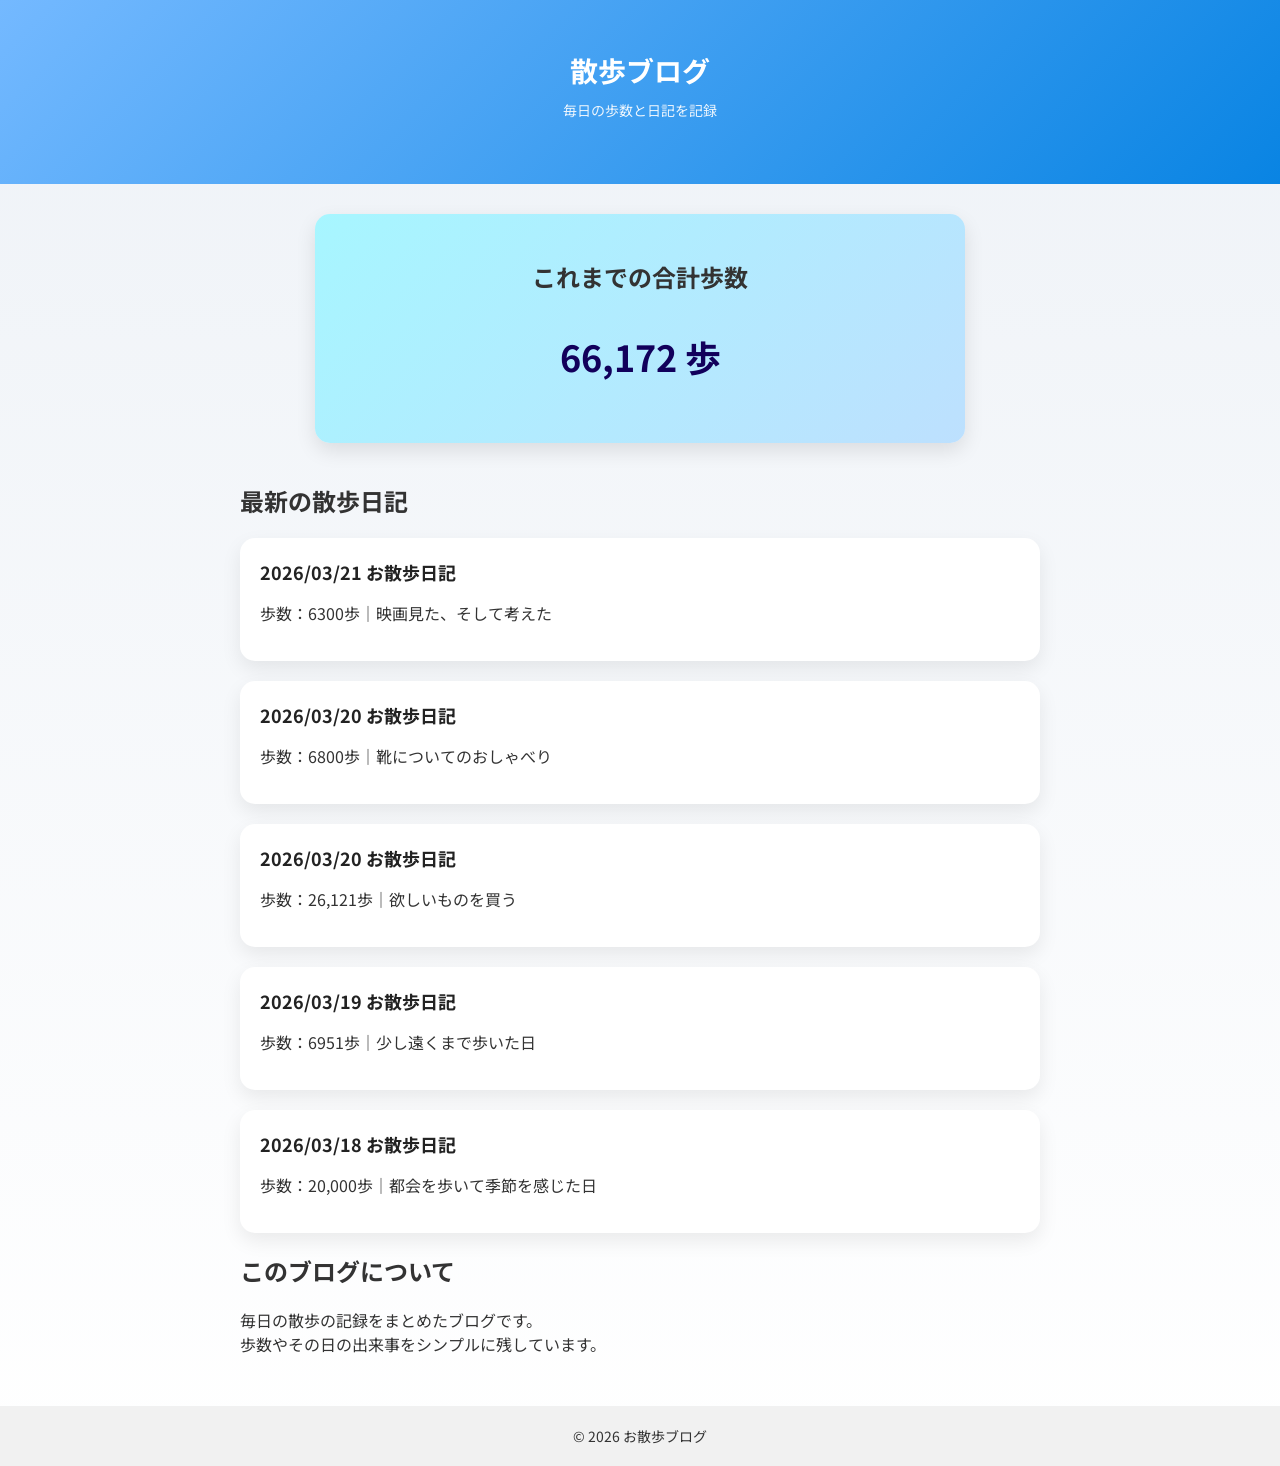
<file: index.html>
<!DOCTYPE html>
<html lang="ja">
<head>
  <meta charset="UTF-8">
  <title>散歩ブログ</title>
  <link rel="stylesheet" href="style.css">
  <link href="https://fonts.googleapis.com/css2?family=Noto+Sans+JP&display=swap" rel="stylesheet">
  <meta name="description" content="散歩の記録を日記形式でまとめたブログ。毎日の歩数や街歩きの様子、季節の変化を発信しています。">
 

</head>
<body>
<script src="script.js"></script>
<header>
  <h1>散歩ブログ</h1>
  <p class="subtitle">毎日の歩数と日記を記録</p>
  
</header>
<div class="total-steps">
  <h2>これまでの合計歩数</h2>
  <p id="total">0 歩</p>
</div>
<main>

  <!-- 最新記事 -->
  <section>
    <h2>最新の散歩日記</h2>
<div class="article">
      <h3><a href="blog-walk5.html">2026/03/21 お散歩日記</a></h3>
      <p>歩数：6300歩｜映画見た、そして考えた</p>
    </div>
<div class="article">
      <h3><a href="blog-walk4.html">2026/03/20 お散歩日記</a></h3>
      <p>歩数：6800歩｜靴についてのおしゃべり</p>
    </div>


    <div class="article">
      <h3><a href="blog-walk3.html">2026/03/20 お散歩日記</a></h3>
      <p>歩数：26,121歩｜欲しいものを買う</p>
    </div>


    <div class="article">
      <h3><a href="blog-walk2.html">2026/03/19 お散歩日記</a></h3>
      <p>歩数：6951歩｜少し遠くまで歩いた日</p>
    </div>

    <div class="article">
  <h3><a href="blog-walk1.html">2026/03/18 お散歩日記</a></h3>
  <p>歩数：20,000歩｜都会を歩いて季節を感じた日</p>

  
</div>

  </section>

  <!-- 紹介 -->
  <section class="about">
    <h2>このブログについて</h2>
    <p>
      毎日の散歩の記録をまとめたブログです。<br>
      歩数やその日の出来事をシンプルに残しています。
    </p>
  </section>

</main>

<footer>
  © 2026 お散歩ブログ　
</footer>

</body>
</html>
</file>
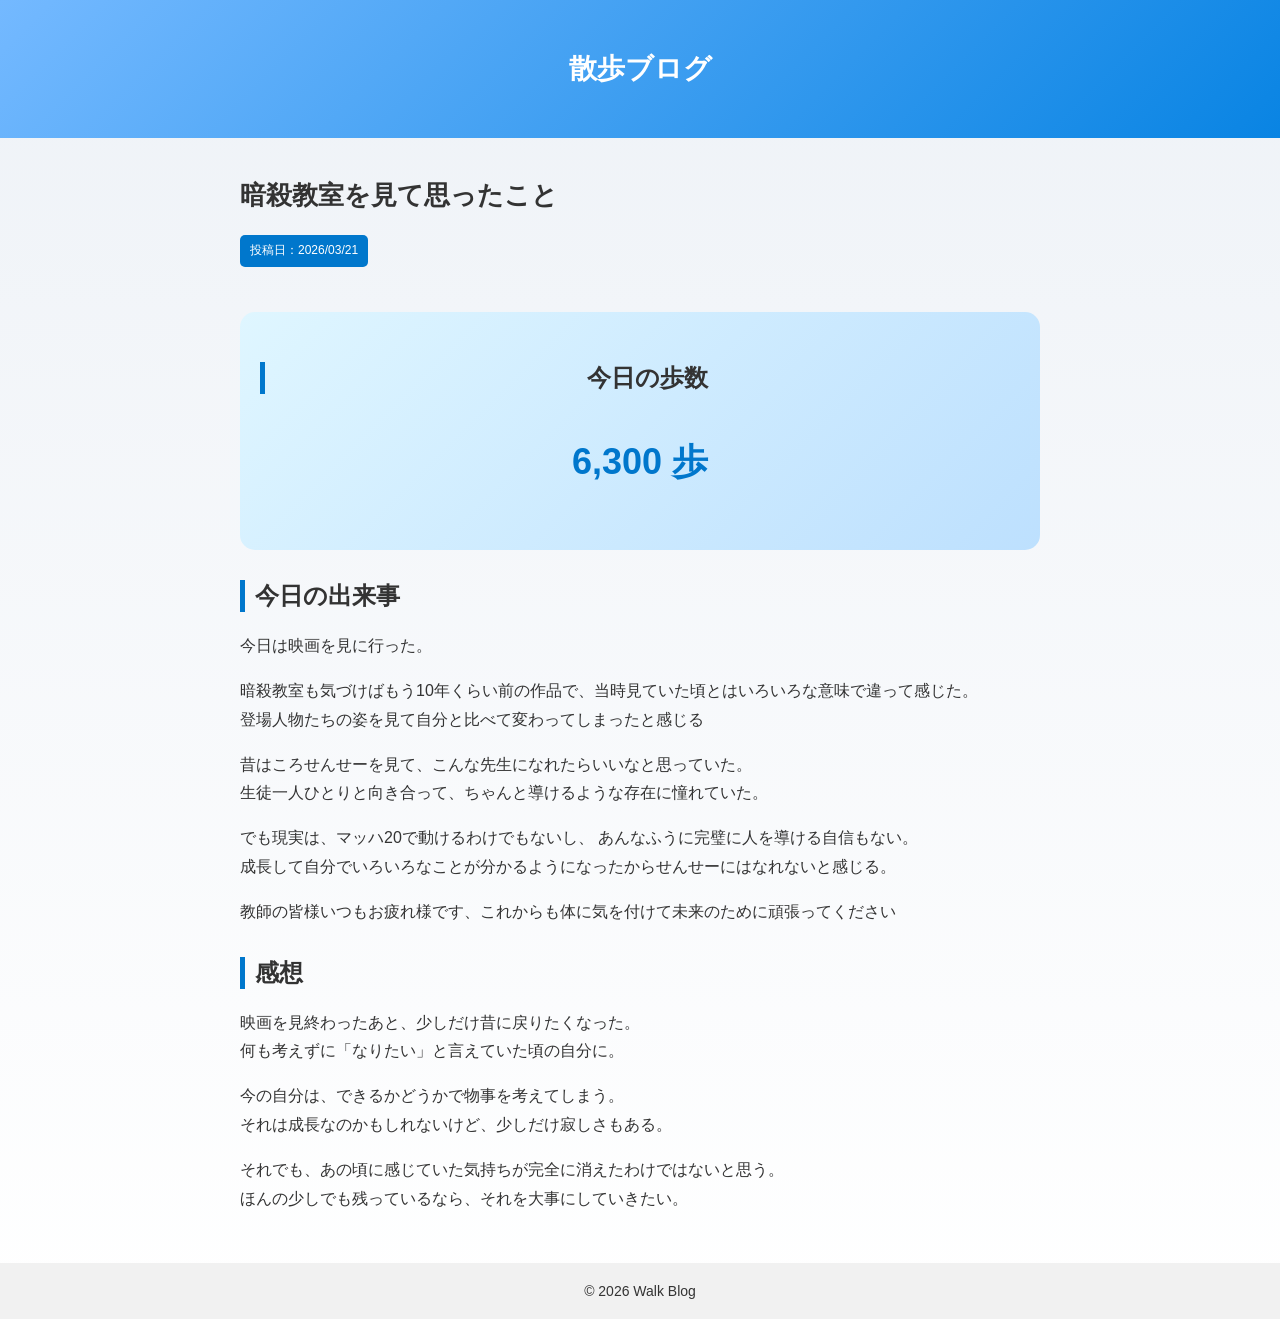
<file: blog-walk5.html>
<!DOCTYPE html>
<html lang="ja">
<head>
  <meta charset="UTF-8">
  <title>散歩日記｜暗殺教室を見て思ったこと</title>
  <link rel="stylesheet" href="style.css">
</head>
<body>

<header>
  <h1><a href="index.html">散歩ブログ</a></h1>
</header>

<main class="blog">

  <h1>暗殺教室を見て思ったこと</h1>
  <p class="date">投稿日：2026/03/21</p>

  

  <div class="walk-data">
    <h2>今日の歩数</h2>
    <p class="steps">6,300 歩</p>
  </div>

  <h2>今日の出来事</h2>
  <p>
    今日は映画を見に行った。<br>
   
  </p>

  <p>
    暗殺教室も気づけばもう10年くらい前の作品で、当時見ていた頃とはいろいろな意味で違って感じた。<br>
    登場人物たちの姿を見て自分と比べて変わってしまったと感じる
  </p>

  <p>
    昔はころせんせーを見て、こんな先生になれたらいいなと思っていた。<br>
    生徒一人ひとりと向き合って、ちゃんと導けるような存在に憧れていた。
  </p>

  <p>
    でも現実は、マッハ20で動けるわけでもないし、
    あんなふうに完璧に人を導ける自信もない。<br>
    成長して自分でいろいろなことが分かるようになったからせんせーにはなれないと感じる。
  </p>
<p>
  教師の皆様いつもお疲れ様です、これからも体に気を付けて未来のために頑張ってください
</p>
  <h2>感想</h2>
  <p>
    映画を見終わったあと、少しだけ昔に戻りたくなった。<br>
    何も考えずに「なりたい」と言えていた頃の自分に。
  </p>

  <p>
    今の自分は、できるかどうかで物事を考えてしまう。<br>
    それは成長なのかもしれないけど、少しだけ寂しさもある。
  </p>

  <p>
    それでも、あの頃に感じていた気持ちが完全に消えたわけではないと思う。<br>
    ほんの少しでも残っているなら、それを大事にしていきたい。
  </p>

</main>

<footer>
  © 2026 Walk Blog
</footer>

</body>
</html>
</file>
<file: style.css>
/* =========================
   全体
========================= */
body {
  font-family: "Noto Sans JP", "Segoe UI", "Meiryo", sans-serif;
  background: linear-gradient(180deg, #eef2f7, #ffffff);
  margin: 0;
  color: #333;
}
.total-steps {
  background: linear-gradient(135deg, #a7f6ff, #bde0fe);
  padding: 25px;
  border-radius: 15px;
  text-align: center;
  margin: 30px auto;
  max-width: 600px;
  box-shadow: 0 8px 20px rgba(0,0,0,0.1);
}

#total {
  font-size: 36px;
  font-weight: bold;
  color: #12005b;
}
/* =========================
   ヘッダー
========================= */
header {
  text-align: center;
  padding: 50px 20px;
  background: linear-gradient(135deg, #74b9ff, #0984e3);
  color: white;
}

header h1 {
  margin: 0;
  font-size: 28px;
}

header a {
  color: white;
  text-decoration: none;
}

.subtitle {
  margin-top: 10px;
  font-size: 14px;
  opacity: 0.9;
}

/* =========================
   メイン
========================= */
main {
  max-width: 800px;
  margin: 40px auto;
  padding: 0 20px;
}

/* =========================
   記事カード（トップ）
========================= */
.article {
  background: #ffffff;
  padding: 20px;
  margin-bottom: 20px;
  border-radius: 15px;
  box-shadow: 0 8px 20px rgba(0,0,0,0.08);
  transition: 0.3s;
}

.article:hover {
  transform: translateY(-5px);
}

.article h3 {
  margin: 0 0 10px;
}

.article a {
  text-decoration: none;
  color: #222;
  font-size: 18px;
}

.article a:hover {
  color: #0077cc;
}

/* =========================
   ブログ本文
========================= */
.blog h1 {
  font-size: 26px;
  margin-bottom: 10px;
}

.date {
  display: inline-block;
  background: #0077cc;
  color: white;
  padding: 5px 10px;
  border-radius: 5px;
  font-size: 12px;
  margin-bottom: 20px;
}

/* 画像 */
.main-img {
  width: 100%;
  border-radius: 15px;
  margin: 20px 0;
  box-shadow: 0 5px 15px rgba(0,0,0,0.1);
}

/* =========================
   歩数エリア
========================= */
.walk-data {
  background: linear-gradient(135deg, #dff6ff, #bde0fe);
  padding: 20px;
  border-radius: 15px;
  margin: 25px 0;
  text-align: center;
}

.steps {
  font-size: 36px;
  font-weight: bold;
  color: #0077cc;
}

/* =========================
   見出し
========================= */
.blog h2 {
  margin-top: 30px;
  border-left: 5px solid #0077cc;
  padding-left: 10px;
}

/* =========================
   文章
========================= */
.blog p {
  line-height: 1.8;
}

/* =========================
   フッター
========================= */
footer {
  text-align: center;
  padding: 20px;
  margin-top: 50px;
  background: #f1f1f1;
  font-size: 14px;
}
.main-img {
  width: 100%;
  max-width: 10px;
  height: auto;
  display: block;
  margin: 0 auto;
}
</file>
